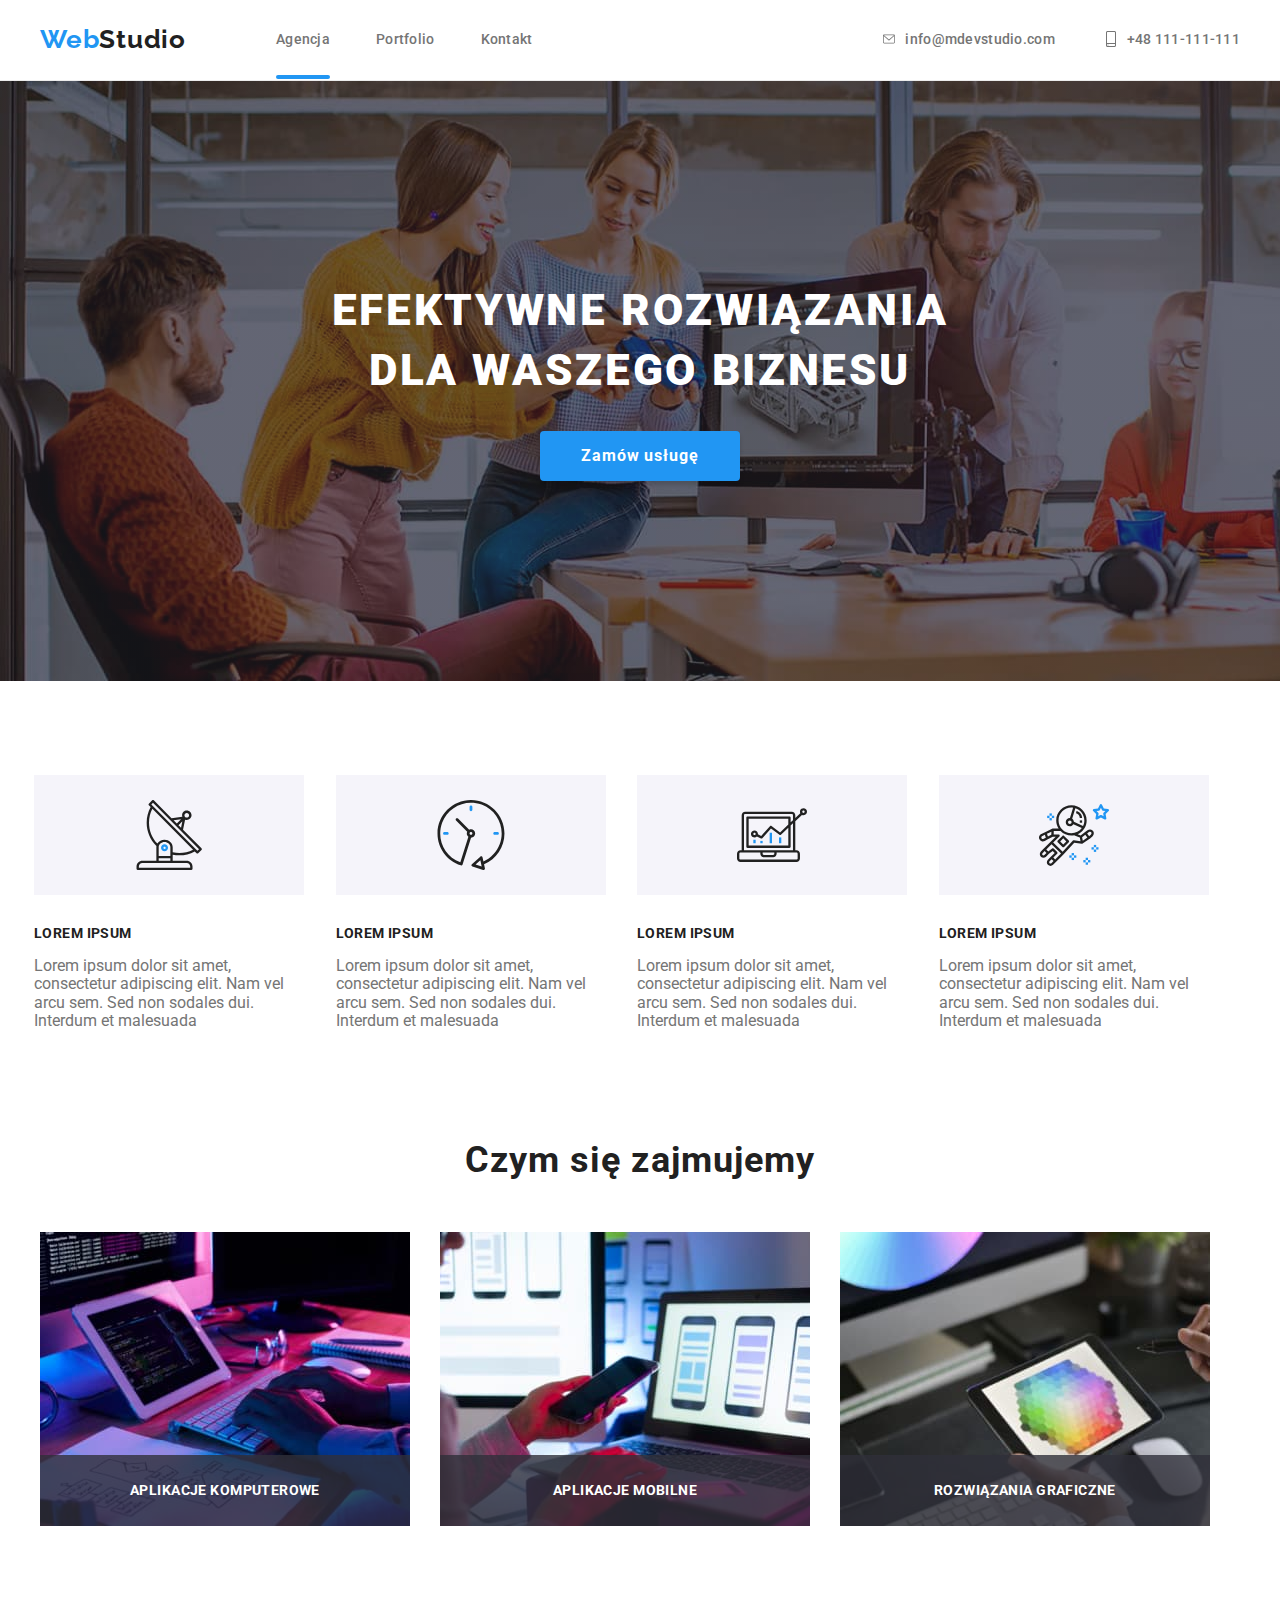
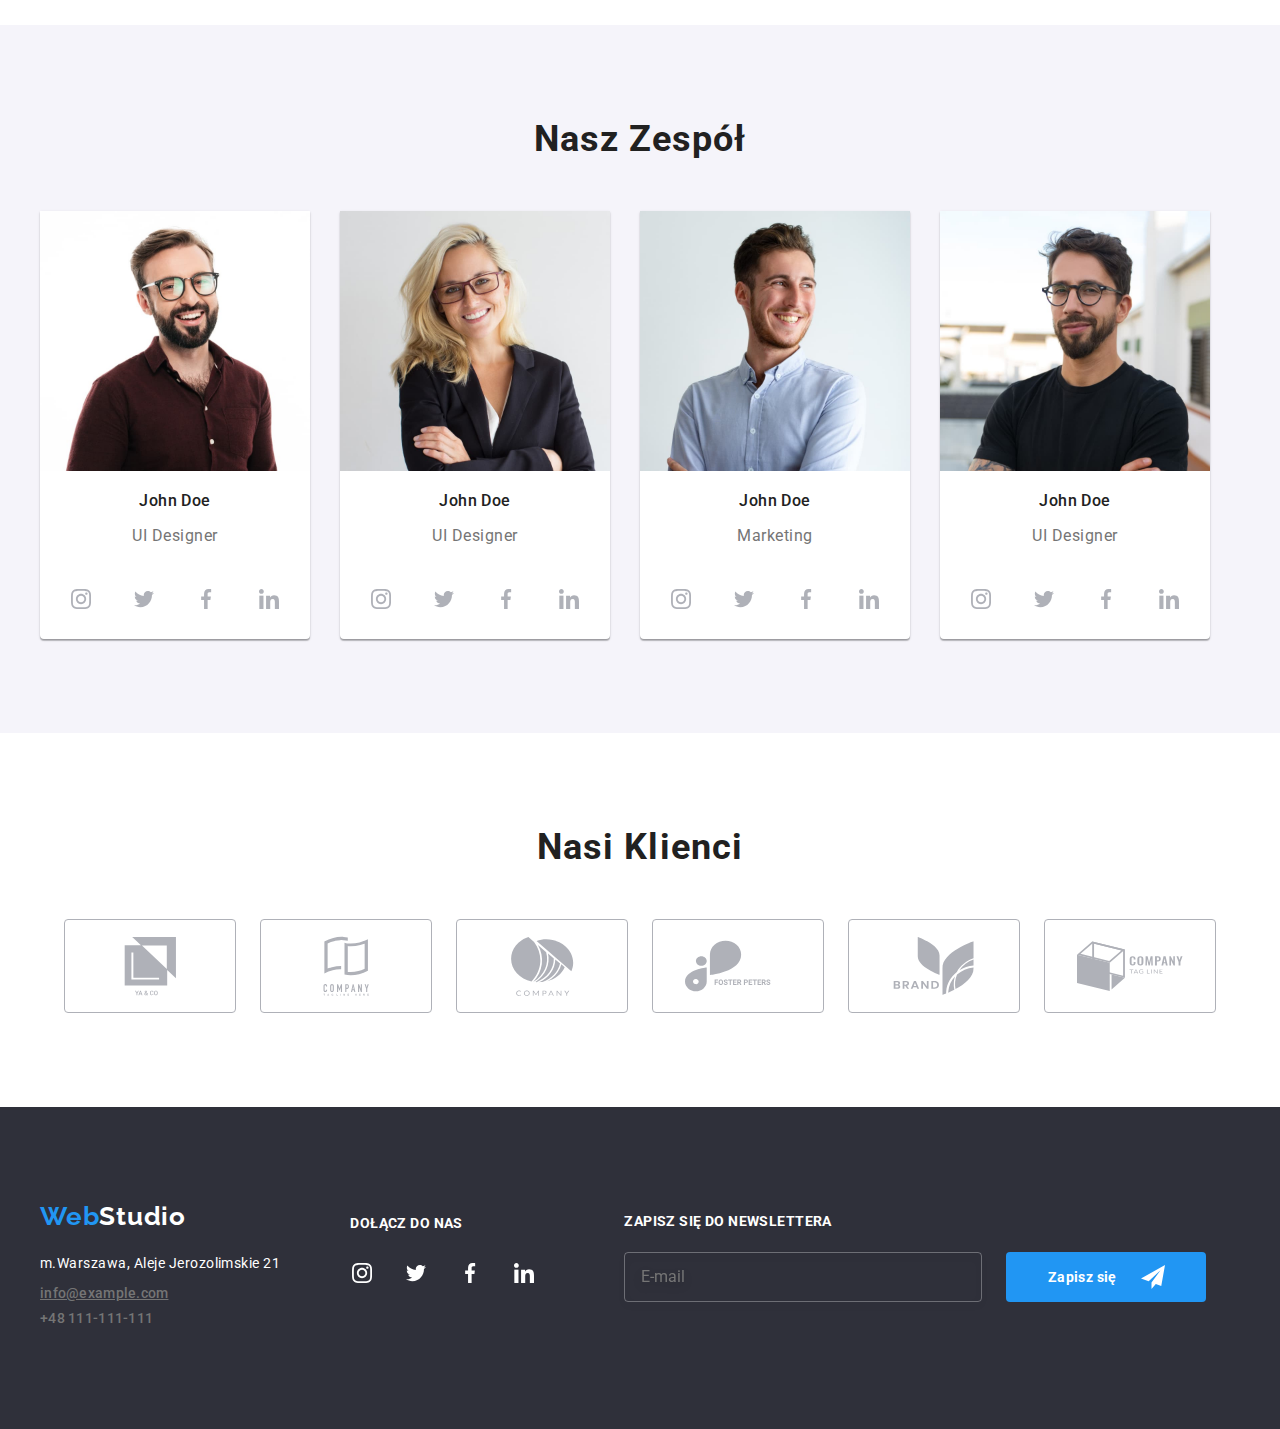
<file: index.html>
<!DOCTYPE html>
<html lang="pl">
  <head>
    <meta charset="utf-8" />
    <link
      rel="stylesheet"
      href="https://cdnjs.cloudflare.com/ajax/libs/modern-normalize/1.0.0/modern-normalize.min.css"
    />
    <link rel="stylesheet" href="./css/main.min.css"/>
    <link rel="preconnect" href="https://fonts.googleapis.com" />
    <link rel="preconnect" href="https://fonts.gstatic.com" crossorigin />
    <link
      href="https://fonts.googleapis.com/css2?family=Raleway:wght@700&family=Roboto:wght@400;500;700;900&display=swap"
      rel="stylesheet"
    />
    <link
    rel="stylesheet"
    href="https://cdnjs.cloudflare.com/ajax/libs/animate.css/4.1.1/animate.min.css"
  />
    <title>WebStudio</title>
  </head>

  <body>
    <header class="header">
      <div class="container">
        <a class="logo" href="index.html"
          >Web<span class="span-logo">Studio</span></a
        >
        <nav>
          <ul class="nav-list">
            <li class="nav-list__item">
              <a class="link" href="./index.html">Agencja<span class="current"></span></a>
            </li>
            <li class="nav-list__item">
              <a class="link" href="./portfolio.html">Portfolio</a>
            </li>
            <li class="nav-list__item">
              <a class="link" href="/contact">Kontakt</a>
            </li>
          </ul>
        </nav>

        <a class="nav-address__mail link" href="mailto:info@devstudio.com">
          <svg class="contact__icon" width="12" height="16">
            <use href="./images/icons.svg#icon-envelope"></use>
          </svg>info@mdevstudio.com</a>
        <a class="nav-address__phone link" href="tel:+48111111111">
          <svg class="contact__icon" width="12" height="16">
            <use href="./images/icons.svg#icon-smartphone"></use>
            </svg>+48 111-111-111</a>
      </div>
    </header>

    <main>
      <section class="welcome">
        <div class="container">
          <h1 class="welcome__header">EFEKTYWNE ROZWIĄZANIA DLA WASZEGO BIZNESU</h1>
          <button class="welcome__button" type="button" data-modal-open>Zamów usługę</button>
        </div>
      </section>
      <section class="advantages section">
        <div class="container">
          <ul class="advantages__list">
            <li class="advantages-list__item">
              <div class="advantages__icon ">
                <svg class="icon-group" width="70" height="70">
                  <use href="./images/icons.svg#icon-Group1"></use>
                </svg>
              </div>
              <h3 class="advantages-list__heading">LOREM IPSUM</h3>
              <p class="advantages-list__p">
                Lorem ipsum dolor sit amet, consectetur adipiscing elit. Nam vel
                arcu sem. Sed non sodales dui. Interdum et malesuada
              </p>
            </li>
            <li class="advantages-list__item">
              <div class="advantages__icon">
                <svg class="icon-group" width="70" height="70">
                  <use href="./images/icons.svg#icon-clock"></use>
                </svg>
              </div>
              <h3 class="advantages-list__heading">LOREM IPSUM</h3>
              <p class="advantages-list__p">
                Lorem ipsum dolor sit amet, consectetur adipiscing elit. Nam vel
                arcu sem. Sed non sodales dui. Interdum et malesuada
              </p>
            </li>
            <li class="advantages-list__item">
              <div class="advantages__icon">
                <svg class="icon-group" width="70" height="70">
                  <use href="./images/icons.svg#icon-Group3"></use>
                </svg>
              </div>
              <h3 class="advantages-list__heading">LOREM IPSUM</h3>
              <p class="advantages-list__p">
                Lorem ipsum dolor sit amet, consectetur adipiscing elit. Nam vel
                arcu sem. Sed non sodales dui. Interdum et malesuada
              </p>
            </li>
            <li class="advantages-list__item">
              <div class="advantages__icon">
                <svg class="icon-group" width="70" height="70">
                  <use href="./images/icons.svg#icon-Group4"></use>
                </svg>
              </div>
              <h3 class="advantages-list__heading">LOREM IPSUM</h3>
              <p class="advantages-list__p">
                Lorem ipsum dolor sit amet, consectetur adipiscing elit. Nam vel
                arcu sem. Sed non sodales dui. Interdum et malesuada
              </p>
            </li>
          </ul>
        </div>
      </section>

      <section class="section">
        <div class="container">
          <h2 class="main-blocks__header">Czym się zajmujemy</h2>
          <ul class="works-list">
            <li class="works-list__item">
              <img
                src="./images/box1.jpg"
                alt="osoba pracująca przy komputerze"
                width="370"
                height="294"
              />
              <p class="works-list__p">aplikacje komputerowe</p>
            </li>
            <li class="works-list__item">
              <img
                src="./images/box2.jpg"
                alt="osoba sprawdzająca telefon przy komputerze"
                width="370"
                height="294"
              />
              <p class="works-list__p">aplikacje mobilne</p>
            </li>
            <li class="works-list__item">
              <img
                src="./images/box3.jpg"
                alt="osoba sprawdzająca gamę kolorów na tablecie"
                width="370"
                height="294"
              />
              <p class="works-list__p">rozwiązania graficzne</p>
            </li>
          </ul>
        </div>
      </section>

      <section class="section team">
        <div class="container">
          <h2 class="main-blocks__header">Nasz Zespół</h2>
          <ul class="team-list">
            <li class="team-list__item">
              <figure class="team-list__card ">
                <img
                  src="./images/img1.jpg"
                  width="270"
                  height="260"
                  alt="product designer"
                />
                <figcaption>
                  <p class="team__name">John Doe</p>
                  <p class="team__title">UI Designer</p>
                </figcaption>
                <div class="socials-links">
                  <a class="team-list__link" href="#">
                    <svg width="20" height="20">
                      <use href="./images/icons.svg#icon-instagram"></use>
                    </svg>
                  </a>
                  <a class="team-list__link" href="#">
                    <svg width="20" height="20">
                      <use href="./images/icons.svg#icon-twitter"></use>
                    </svg>
                  </a>
                  <a class="team-list__link" href="#">
                    <svg width="20" height="20">
                      <use href="./images/icons.svg#icon-facebook"></use>
                    </svg>
                  </a>
                  <a class="team-list__link" href="#">
                    <svg width="20" height="20">
                      <use href="./images/icons.svg#icon-linkedin"></use>
                    </svg>
                  </a>
                </div>
              </figure>
            </li>
            <li class="team-list__item">
              <figure class="team-list__card ">
                <img
                  src="./images/img.jpg"
                  width="270"
                  height="260"
                  alt="frontend developer"
                />
                <figcaption>
                  <p class="team__name">John Doe</p>
                  <p class="team__title">UI Designer</p>
                </figcaption>
                <div class="socials-links">
                  <a class="team-list__link" href="#">
                    <svg width="20" height="20">
                      <use href="./images/icons.svg#icon-instagram"></use>
                    </svg>
                  </a>
                  <a class="team-list__link" href="#">
                    <svg width="20" height="20">
                      <use href="./images/icons.svg#icon-twitter"></use>
                    </svg>
                  </a>
                  <a class="team-list__link" href="#">
                    <svg width="20" height="20">
                      <use href="./images/icons.svg#icon-facebook"></use>
                    </svg>
                  </a>
                  <a class="team-list__link" href="#">
                    <svg width="20" height="20">
                      <use href="./images/icons.svg#icon-linkedin"></use>
                    </svg>
                  </a>
                </div>
              </figure>
            </li>
            <li class="team-list__item">
              <figure class="team-list__card ">
                <img
                  src="./images/img2.jpg"
                  width="270"
                  height="260"
                  alt="Marketing"
                />
                <figcaption>
                  <p class="team__name">John Doe</p>
                  <p class="team__title">Marketing</p>
                </figcaption>
                <div class="socials-links">
                  <a class="team-list__link" href="#">
                    <svg width="20" height="20">
                      <use href="./images/icons.svg#icon-instagram"></use>
                    </svg>
                  </a>
                  <a class="team-list__link" href="#">
                    <svg width="20" height="20">
                      <use href="./images/icons.svg#icon-twitter"></use>
                    </svg>
                  </a>
                  <a class="team-list__link" href="#">
                    <svg width="20" height="20">
                      <use href="./images/icons.svg#icon-facebook"></use>
                    </svg>
                  </a>
                  <a class="team-list__link" href="#">
                    <svg width="20" height="20">
                      <use href="./images/icons.svg#icon-linkedin"></use>
                    </svg>
                  </a>
                </div>
              </figure>
            </li>
            <li class="team-list__item">
              <figure class="team-list__card ">
                <img
                  src="./images/img3.jpg"
                  width="270"
                  height="260"
                  alt="UI Designer"
                />
                <figcaption>
                  <p class="team__name">John Doe</p>
                  <p class="team__title">UI Designer</p>
                </figcaption>
                <div class="socials-links">
                  <a class="team-list__link" href="#">
                    <svg width="20" height="20">
                      <use href="./images/icons.svg#icon-instagram"></use>
                    </svg>
                  </a>
                  <a class="team-list__link" href="#">
                    <svg width="20" height="20">
                      <use href="./images/icons.svg#icon-twitter"></use>
                    </svg>
                  </a>
                  <a class="team-list__link" href="#">
                    <svg width="20" height="20">
                      <use href="./images/icons.svg#icon-facebook"></use>
                    </svg>
                  </a>
                  <a class="team-list__link" href="#">
                    <svg width="20" height="20">
                      <use href="./images/icons.svg#icon-linkedin"></use>
                    </svg>
                  </a>
                </div>
              </figure>
            </li>
          </ul>
        </div>
      </section>

      <section class="section">
        <div class=" container">
          <h2 class="main-blocks__header">Nasi Klienci</h2>
          <ul class="cilents-list">
            <li>
              <a class="clients-list__link link" href="#">
                <svg width="106" height="60">
                  <use href="./images/icons.svg#icon-group5"></use>
                </svg>
              </a>
            </li>
            <li>
              <a class="clients-list__link link" href="#">
                <svg width="106" height="60">
                  <use href="./images/icons.svg#icon-group6"></use>
                </svg>
              </a>
            </li>
            <li>
              <a class="clients-list__link link" href="#">
                <svg width="106" height="60">
                  <use href="./images/icons.svg#icon-group7"></use>
                </svg>
              </a>
            </li>
            <li>
              <a class="clients-list__link link" href="#">
                <svg width="106" height="60">
                  <use href="./images/icons.svg#icon-group8"></use>
                </svg>
              </a>
            </li>
            <li>
              <a class="clients-list__link link" href="#">
                <svg width="106" height="60">
                  <use href="./images/icons.svg#icon-group9"></use>
                </svg>
              </a>
            </li>
            <li>
              <a class="clients-list__link link" href="#">
                <svg width="106" height="60">
                  <use href="./images/icons.svg#icon-group10"></use>
                </svg>
              </a>
            </li>            
          </ul>
        </div>
      </section>
    </main>

    <footer class="footer section">
      <div class="container">
        <div class="footer__contact">
          <a class="logo" href="/logo"
          >Web<span class="footer__span">Studio</span></a>
          <address class="footer__address">
            m.Warszawa, Aleje Jerozolimskie 21
            <a class="link footer__link" href="mailto:info@example.com">
              info@example.com</a> 
            <a class="link" href="tel:+48111111111">+48 111-111-111</a>
          </address>
        </div> 
        <div>
          <p class="footer-socials__p">dołącz do nas</p>
          <ul class="footer-socials__list">
            <li class="footer-socials__item">
              <a class="footer-socials__link" href="#">
                <svg width="20" height="20">
                  <use href="./images/icons.svg#icon-instagram"></use>
                </svg>
              </a>
            </li>
            <li class="footer-socials__item">
              <a class="footer-socials__link" href="#">
                <svg width="20" height="20">
                  <use href="./images/icons.svg#icon-twitter"></use>
                </svg>
              </a>
            </li>
            <li class="footer-socials__item">
              <a class="footer-socials__link" href="#">
                <svg width="20" height="20">
                  <use href="./images/icons.svg#icon-facebook"></use>
                </svg>
              </a>
            </li>
            <li class="footer-socials__item">
              <a class="footer-socials__link" href="#">
                <svg width="20" height="20">
                  <use href="./images/icons.svg#icon-linkedin"></use>
                </svg>
              </a>
            </li> 
          </ul>          
        </div> 

        <div class="footer-form__wrapper">
          <h4 class="footer-form__header">Zapisz się do newslettera</h4>
          <form class="footer-form">
            <label>
              <input class="footer-form__input" type="email" name="newsletter-email" placeholder="E-mail">
            </label>
            <button type="submit" class="footer-form__btn">Zapisz się
              <svg class="footer-form__icon" width="24" height="24">
                <use href="./images/icons.svg#icon-icon-send"></use>
              </svg>
            </button>
        </div>
    </footer>

    <div class="backdrop is-hidden" data-modal>
      <div class="modal">
        <button type="button" class="modal-close__btn" data-modal-close>
          <svg>
            <use href="./images/icons.svg#icon-x"></use>
          </svg>
        </button>
       <h2 class="modal-form__header">
        Zostaw swoje dane w formularzu poniżej
       </h2>
       <form class="modal-form">
         <label class="modal-form__field">
           Imię
          <span class="modal-form-input__wrapper">
           <input type="text" name="user_name" class="modal-form-input"/>
            <svg class="modal-form__icon" width="18" height="18">
              <use href="./images/icons.svg#icon-person-black"></use>
            </svg>           
          </span>
         </label>

         <label class="modal-form__field">
          Telefon
        <span class="modal-form-input__wrapper">
          <input type="tel" name="user_phone" class="modal-form-input">
          <svg class="modal-form__icon" width="18" height="18">
            <use href="./images/icons.svg#icon-phone-black"></use>
          </svg> 
        </span>
        </label>
      
        <label class="modal-form__field">
          Email
        <span class="modal-form-input__wrapper">
          <input type="email" name="user_mail" class="modal-form-input">
          <svg class="modal-form__icon" width="18" height="18">
            <use href="./images/icons.svg#icon-email-black"></use>
          </svg> 
        </span>
        </label>

        <label class="modal-form__field">
          Komentarz
          <textarea class="modal-form__message" name="user_message" rows="7" placeholder="Wprowadź tekst"></textarea>       
        </label>
          <input id="user_policy" type="checkbox" class="modal-form__policy visualy-hidden" name="user_policy" value="accept_policy">
        <label for="user_policy" class="modal-form-policy__text">
          Oświadczam iż akceptuję <a class="modal-form__link" href="#">Regulamin</a> i <a class="modal-form__link" href="#">Politykę Prywatności.</a>
        </label>
        <button type="submit" class="modal-form__btn">Wyślij</button>
        </form>
      </div>
    </div>
  <script src="./js/modal.js"></script>
  </body>
</html>
</file>
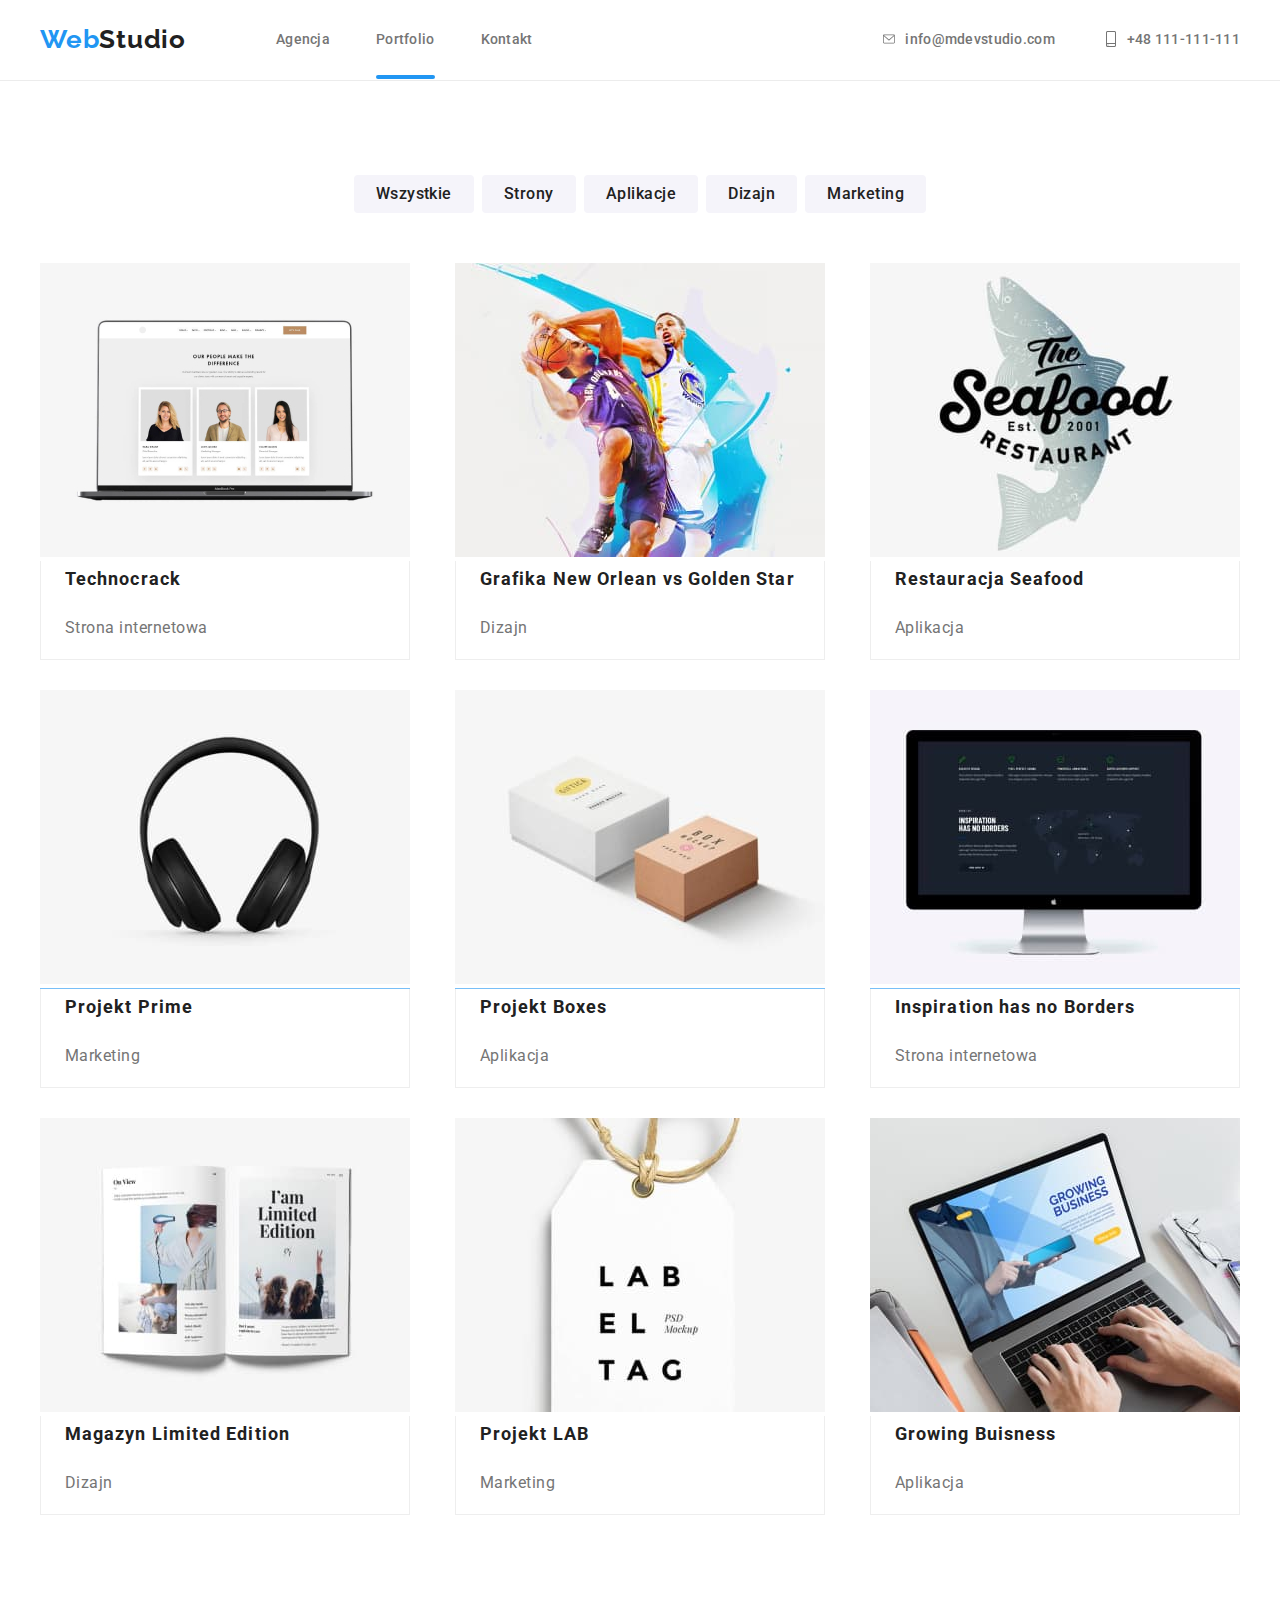
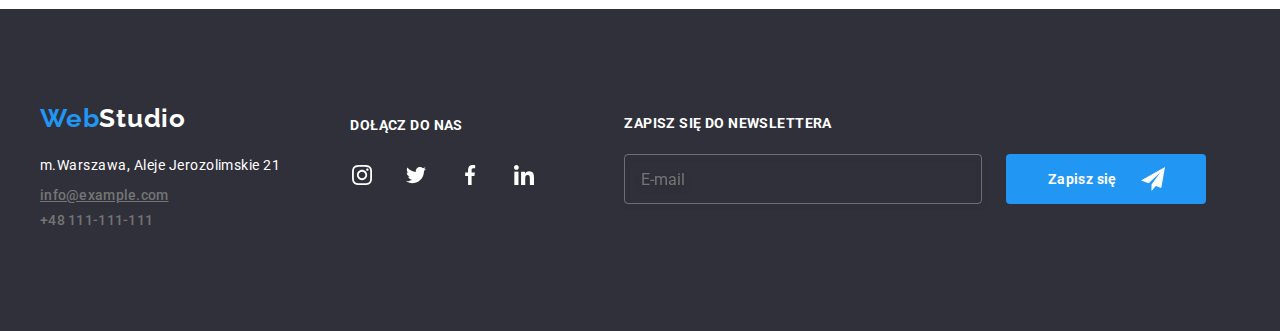
<file: portfolio.html>
<!DOCTYPE html>
<html lang="pl">
  <head>
    <meta charset="utf-8" />
    <link
      rel="stylesheet"
      href="https://cdnjs.cloudflare.com/ajax/libs/modern-normalize/1.0.0/modern-normalize.min.css"
    />
    <link rel="stylesheet" href="./css/main.min.css" />
    <link rel="preconnect" href="https://fonts.googleapis.com" />
    <link rel="preconnect" href="https://fonts.gstatic.com" crossorigin />
    <link
      href="https://fonts.googleapis.com/css2?family=Raleway:wght@700&family=Roboto:wght@400;500;700;900&display=swap"
      rel="stylesheet"
    />
    <title>WebStudio</title>
  </head>

  <body>
    <header class="header">
      <div class="container">
        <a class="logo" href="index.html"
          >Web<span class="span-logo">Studio</span></a
        >
        <nav>
          <ul class="nav-list">
            <li class="nav-list__item">
              <a class="link" href="./index.html">Agencja</a>
            </li>
            <li class="nav-list__item">
              <a class="link" href="./portfolio.html">Portfolio<span class="current"></span></a>
            </li>
            <li class="nav-list__item">
              <a class="link" href="/contact">Kontakt</a>
            </li>
          </ul>
        </nav>

        <a class="nav-address__mail link" href="mailto:info@devstudio.com">
          <svg class="contact__icon" width="12" height="16">
            <use href="./images/icons.svg#icon-envelope"></use>
          </svg>info@mdevstudio.com</a>
        <a class="nav-address__phone link" href="tel:+48111111111">
          <svg class="contact__icon" width="12" height="16">
            <use href="./images/icons.svg#icon-smartphone"></use>
            </svg>+48 111-111-111</a>
      </div>
    </header>

    <main class="section">
      <ul class="button-list">
        <li class="button-list__item">
          <button class="button-list__btn" type="button">Wszystkie</button>
        </li>
        <li class="button-list__item">
          <button class="button-list__btn" type="button">Strony</button>
        </li>
        <li class="button-list__item">
          <button class="button-list__btn" type="button">Aplikacje</button>
        </li>
        <li class="button-list__item">
          <button class="button-list__btn" type="button">Dizajn</button>
        </li>
        <li class="button-list__item">
          <button class="button-list__btn" type="button">Marketing</button>
        </li>
      </ul>

      <div class="container">
        <ul class="photo-list">
          <li class="photo-list__item">
            <figure class="box">
              <img
                src="./images/imgportfolio.jpg"
                width="370"
                height="294"
              />
              <div class="overlay">
                <p>
                  Technocrack jest popularną platformą wykorzystywaną do
                  rozpowszechniania koronawirusa. Firmy wykorzystują tę
                  platformę do celów szpiegowskich i ataków na niezabezpieczone
                  serwery konkurencji
                </p>
              </div>
            </figure>
            <figcaption class="photo-text">
              <p class="photo-text__over">Technocrack</p>
              <p class="photo-text__under">Strona internetowa</p>
            </figcaption>
          </li>
          <li class="photo-list__item">
            <figure class="box">
              <img src="./images/img1portfolio.jpg" width="370" height="294" />
              <div class="overlay">
                <p>
                  Technocrack jest popularną platformą wykorzystywaną do
                  rozpowszechniania koronawirusa. Firmy wykorzystują tę
                  platformę do celów szpiegowskich i ataków na niezabezpieczone
                  serwery konkurencji
                </p>
              </div>
            </figure>
            <figcaption class="photo-text">
              <p class="photo-text__over">Grafika New Orlean vs Golden Star</p>
              <p class="photo-text__under">Dizajn</p>
            </figcaption>
          </li>
          <li class="photo-list__item">
            <figure class="box">
              <img src="./images/img2portfolio.jpg" width="370" height="294" />
              <div class="overlay">
                <p>
                  Technocrack jest popularną platformą wykorzystywaną do
                  rozpowszechniania koronawirusa. Firmy wykorzystują tę
                  platformę do celów szpiegowskich i ataków na niezabezpieczone
                  serwery konkurencji
                </p>
              </div>
            </figure>
            <figcaption class="photo-text">
              <p class="photo-text__over">Restauracja Seafood</p>
              <p class="photo-text__under">Aplikacja</p>
            </figcaption>
          </li>
          <li class="photo-list__item">
            <figure class="box">
              <img src="./images/img3portfolio.jpg" width="370" height="294" />
              <div class="overlay">
                <p>
                  Technocrack jest popularną platformą wykorzystywaną do
                  rozpowszechniania koronawirusa. Firmy wykorzystują tę
                  platformę do celów szpiegowskich i ataków na niezabezpieczone
                  serwery konkurencji
                </p>
              </div>
            </figure>
            <figcaption class="photo-text">
              <p class="photo-text__over">Projekt Prime</p>
              <p class="photo-text__under">Marketing</p>
            </figcaption>
          </li>
          <li class="photo-list__item">
            <figure class="box">
              <img src="./images/img4portfolio.jpg" width="370" height="294" />
              <div class="overlay">
                <p>
                  Technocrack jest popularną platformą wykorzystywaną do
                  rozpowszechniania koronawirusa. Firmy wykorzystują tę
                  platformę do celów szpiegowskich i ataków na niezabezpieczone
                  serwery konkurencji
                </p>
              </div>
            </figure>
            <figcaption class="photo-text">
              <p class="photo-text__over">Projekt Boxes</p>
              <p class="photo-text__under">Aplikacja</p>
            </figcaption>
          </li>
          <li class="photo-list__item">
            <figure class="box">
              <img src="./images/img5portfolio.jpg" width="370" height="294" />
              <div class="overlay">
                <p>
                  Technocrack jest popularną platformą wykorzystywaną do
                  rozpowszechniania koronawirusa. Firmy wykorzystują tę
                  platformę do celów szpiegowskich i ataków na niezabezpieczone
                  serwery konkurencji
                </p>
              </div>
            </figure>
            <figcaption class="photo-text">
              <p class="photo-text__over">Inspiration has no Borders</p>
              <p class="photo-text__under">Strona internetowa</p>
            </figcaption>
          </li>
          <li class="photo-list__item">
            <figure class="box">
              <img src="./images/img6portfolio.jpg" width="370" height="294" />
              <div class="overlay">
                <p>
                  Technocrack jest popularną platformą wykorzystywaną do
                  rozpowszechniania koronawirusa. Firmy wykorzystują tę
                  platformę do celów szpiegowskich i ataków na niezabezpieczone
                  serwery konkurencji
                </p>
              </div>
            </figure>
            <figcaption class="photo-text">
              <p class="photo-text__over">Magazyn Limited Edition</p>
              <p class="photo-text__under">Dizajn</p>
            </figcaption>
          </li>
          <li class="photo-list__item">
            <figure class="box">
              <img src="./images/img7_portfolio.jpg" width="370" height="294" />
              <div class="overlay">
                <p>
                  Technocrack jest popularną platformą wykorzystywaną do
                  rozpowszechniania koronawirusa. Firmy wykorzystują tę
                  platformę do celów szpiegowskich i ataków na niezabezpieczone
                  serwery konkurencji
                </p>
              </div>
            </figure>
            <figcaption class="photo-text">
              <p class="photo-text__over">Projekt LAB</p>
              <p class="photo-text__under">Marketing</p>
            </figcaption>
          </li>
          <li class="photo-list__item">
            <figure class="box">
              <img src="./images/img8portfolio.jpg" width="370" height="294" />
              <div class="overlay">
                <p>
                  Technocrack jest popularną platformą wykorzystywaną do
                  rozpowszechniania koronawirusa. Firmy wykorzystują tę
                  platformę do celów szpiegowskich i ataków na niezabezpieczone
                  serwery konkurencji
                </p>
              </div>
            </figure>
            <figcaption class="photo-text">
              <p class="photo-text__over">Growing Buisness</p>
              <p class="photo-text__under">Aplikacja</p>
            </figcaption>
          </li>
        </ul>
      </div>
    </main>

    <footer class="footer section">
      <div class="container">
        <div class="footer__contact">
          <a class="logo" href="/logo"
          >Web<span class="footer__span">Studio</span></a>
          <address class="footer__address">
            m.Warszawa, Aleje Jerozolimskie 21
            <a class="link footer__link" href="mailto:info@example.com">
              info@example.com</a> 
            <a class="link" href="tel:+48111111111">+48 111-111-111</a>
          </address>
        </div> 
        <div>
          <p class="footer-socials__p">dołącz do nas</p>
          <ul class="footer-socials__list">
            <li class="footer-socials__item">
              <a class="footer-socials__link" href="#">
                <svg width="20" height="20">
                  <use href="./images/icons.svg#icon-instagram"></use>
                </svg>
              </a>
            </li>
            <li class="footer-socials__item">
              <a class="footer-socials__link" href="#">
                <svg width="20" height="20">
                  <use href="./images/icons.svg#icon-twitter"></use>
                </svg>
              </a>
            </li>
            <li class="footer-socials__item">
              <a class="footer-socials__link" href="#">
                <svg width="20" height="20">
                  <use href="./images/icons.svg#icon-facebook"></use>
                </svg>
              </a>
            </li>
            <li class="footer-socials__item">
              <a class="footer-socials__link" href="#">
                <svg width="20" height="20">
                  <use href="./images/icons.svg#icon-linkedin"></use>
                </svg>
              </a>
            </li> 
          </ul>          
        </div> 

        <div class="footer-form__wrapper">
          <h4 class="footer-form__header">Zapisz się do newslettera</h4>
          <form class="footer-form">
            <label>
              <input class="footer-form__input" type="email" name="newsletter-email" placeholder="E-mail">
            </label>
            <button type="submit" class="footer-form__btn">Zapisz się
              <svg class="footer-form__icon" width="24" height="24">
                <use href="./images/icons.svg#icon-icon-send"></use>
              </svg>
            </button>
        </div>
    </footer>
  </body>
</html>
</file>
<file: css/main.min.css>
.backdrop{position:fixed;top:0;left:0;width:100%;height:100%;background-color:rgba(0,0,0,0.2);opacity:1;transition:opacity 250ms cubic-bezier(0.4, 0, 0.2, 1)}.visualy-hidden{-moz-appearance:none;-webkit-appearance:none;appearance:none}.is-hidden{opacity:0;pointer-events:none}.modal{position:relative;top:50%;left:50%;transform:translate(-50%, -50%);width:528px;min-height:581px;padding:40px;background-color:var(--third-color);box-shadow:0px 1px 3px rgba(0,0,0,0.12),0px 1px 1px rgba(0,0,0,0.14),0px 2px 1px rgba(0,0,0,0.2);border-radius:4px}.modal-close__btn{position:absolute;display:flex;top:8px;right:8px;background-color:var(--third-color);border:1px solid rgba(0,0,0,0.1);border-radius:50%;cursor:pointer;display:flex;justify-content:center;align-items:center;width:30px;height:30px}.modal-form{display:flex;flex-direction:column}.modal-form__header{text-align:center;font-weight:700;font-size:20px;line-height:15px;letter-spacing:0.03em;margin-bottom:12px;color:black}.modal-form__field{margin-bottom:10px;font-size:12px;line-height:1.666;letter-spacing:0.01em}.modal-form-input{width:100%;height:40px;border:1px solid rgba(33,33,33,0.2);border-radius:4px;padding-left:42px;transition:border-color 250ms cubic-bezier(0.4, 0, 0.2, 1)}.modal-form-input__wrapper{position:relative;display:block;margin-top:4px}.modal-form-input:focus{outline:none;border-color:var(--secondary-color)}.modal-form-input:focus+.modal-form__icon{fill:var(--secondary-color)}.modal-form__icon{position:absolute;top:50%;transform:translateY(-50%);left:12px;transition:fill 250ms cubic-bezier(0.4, 0, 0.2, 1)}.modal-form__message{width:100%;height:120px;border:1px solid rgba(33,33,33,0.2);border-radius:4px;padding:12px 16px;margin-top:4px;margin-bottom:20px;resize:none;transition:border-color 250ms cubic-bezier(0.4, 0, 0.2, 1)}.modal-form__message:focus{outline:none;border-color:var(--secondary-color)}.modal-form-policy__text::before{display:inline-block;content:"";background-image:url(../images/icons.svg#icon-Vector);width:16px;height:16px;border:2px solid #212121;border-radius:2px}.modal-form__policy:checked+.modal-form-policy__text::before{background-color:var(--secondary-color);border:none;background-image:url("data:image/svg+xml;charset=utf8,%3Csvg width='13' height='10' viewBox='0 0 13 10' fill='none' xmlns='http://www.w3.org/2000/svg'%3E%3Cpath d='M1.95703 4.75166L1.88825 4.68604L1.81923 4.75141L0.93123 5.59258L0.854858 5.66492L0.930974 5.73753L4.42671 9.07236L4.49574 9.1382L4.56476 9.07236L12.069 1.91352L12.1449 1.84116L12.069 1.76881L11.1873 0.927644L11.1183 0.861826L11.0493 0.927611L4.49577 7.17353L1.95703 4.75166Z' fill='white' stroke='white' stroke-width='0.2'/%3E%3C/svg%3E");background-repeat:no-repeat;background-position:center}.modal-form__link{color:var(--secondary-color)}.modal-form__btn{display:block;width:200px;background-color:var(--secondary-color);padding:10px 76px;text-align:center;border-radius:4px;letter-spacing:0.06em;font-size:16px;font-weight:700;line-height:1.875;color:var(--third-color);margin-top:30px;margin-left:auto;margin-right:auto;border:none;cursor:pointer}:root{--secondary-color: #2196f3;--third-color: #fff;--four-color: #212121;--fifth-color: #2f303a;--sixth-color: rgba(255, 255, 255, 0.6);--seventh-color: #F5F4FA;--header-color: #ECECEC;--shadow-color: rgba(0, 0, 0, 0.15);--team-shadow-color: rgba(0, 0, 0, 0.12), 0px 1px 1px rgba(0, 0, 0, 0.14), 0px 2px 1px rgba(0, 0, 0, 0.2);--button-shadow-color: rgba(0, 0, 0, 0.1), 0px 1px 2px rgba(0, 0, 0, 0.08), 0px 2px 2px rgba(0, 0, 0, 0.12);--bg-overlay: rgba(47, 48, 58, 0.4);--social-icon: #AFB1B8;--footer-social-icon: rgba(255, 255, 255, 0.1);--image-bg: rgba(47, 48, 58, 0.8)}body{font-family:"Roboto",sans-serif;color:#757575}.span-logo{color:var(--four-color)}.container{width:1200px;margin:0 auto}.footer .container{display:flex}.header .container{display:flex;padding-top:24px;padding-bottom:25px;align-items:center}.section{padding:94px 0}h1,h2,h3,h4,h5,h6{margin:0}ul,li{margin:0;padding:0;list-style-type:none}p{padding:0}figure,figcaption{margin:0;padding:0}.link{transition:all 250ms cubic-bezier(0.4, 0, 0.2, 1);text-decoration:none;font-weight:500;font-size:14px;line-height:1.142;letter-spacing:0.02em;color:#757575;position:relative}.link:hover,.link:focus{color:var(--secondary-color);fill:var(--secondary-color)}.main-blocks__header{font-weight:700;font-size:36px;line-height:1.166;letter-spacing:0.03em;text-align:center;margin-bottom:50px;color:var(--four-color)}.header{border-bottom:1px solid var(--header-color)}.nav-list{display:flex}.nav-list__item:not(:last-child){margin-right:46px}.current::after{content:"";position:absolute;width:100%;height:4px;background-color:var(--secondary-color);bottom:-32px;left:0;border-radius:2px}.nav-address__mail,.nav-address__phone{display:flex;color:#757575;fill:#757575;align-items:center}.nav-address__mail{margin-left:auto;margin-right:50px}.contact__icon{margin-right:10px}.logo{font-family:"Raleway",sans-serif;font-size:26px;line-height:1.192;font-weight:700;letter-spacing:0.03em;text-decoration:none;color:var(--secondary-color);margin-right:90px}.welcome{background-image:linear-gradient(var(--bg-overlay), var(--bg-overlay)),url("../images/bg-img.jpg");background-size:cover;background-repeat:no-repeat;display:flex;padding-top:200px;padding-bottom:200px}.welcome__header{font-weight:900;font-size:44px;line-height:1.363;letter-spacing:0.06em;text-transform:uppercase;color:var(--third-color);margin-bottom:30px}.welcome__button{display:block;color:var(--third-color);background-color:var(--secondary-color);margin-right:auto;margin-left:auto;padding:10px 41px;font-weight:700;font-size:16px;line-height:1.875;align-items:center;text-align:center;letter-spacing:0.06em;border-style:none;box-shadow:0px 4px 4px var(--shadow-color);border-radius:4px}.welcome .welcome__header{width:696px;text-align:center;margin-left:auto;margin-right:auto}.advantages{padding-bottom:0}.advantages__list{display:flex;justify-content:space-evenly;margin-left:-30px}.advantages__icon{width:270px;height:120px;background-color:var(--seventh-color);display:flex;justify-content:center;align-items:center;margin-bottom:30px}.advantages-list__item{flex-basis:calc(100% / 4 - 30px)}.advantages-list__heading{color:var(--four-color);text-transform:uppercase;font-weight:700;font-size:14px;line-height:1.142;letter-spacing:0.03em}.advantages-list__heading__p{font-size:14px;line-height:1.714;letter-spacing:0.03em;color:var(--main-color)}.works-list{display:flex;justify-content:space-evenly;margin-left:-30px}.works-list__item{flex-basis:calc(100%/3-30px);position:relative}.works-list__p{position:absolute;text-transform:uppercase;text-align:center;font-weight:700;color:var(--third-color);line-height:1.172;font-size:14px;letter-spacing:0.03em;background-color:var(--image-bg);padding:27px 90px;width:100%;top:209px}.team{background-color:var(--seventh-color)}.team-list{display:flex;justify-content:space-evenly;margin-left:-30px}.team-list__item{flex-basis:calc(100%/4-30px)}.team-list__card{box-shadow:0px 1px 3px var(--team-shadow-color);border-radius:0px 0px 4px 4px;height:428px;background-color:var(--third-color)}.team-list__link{display:flex;text-decoration:none;width:44px;height:44px;background-color:var(--third-color);justify-content:center;align-items:center;border-radius:50%;fill:var(--social-icon)}.team-list__link:hover,.team-list__link:focus{background-color:var(--secondary-color);fill:var(--third-color)}.team__name{font-weight:500;font-size:16px;line-height:1.187;letter-spacing:0.03rem;color:var(--four-color);text-align:center}.team__title{font-size:16px;line-height:1.187;letter-spacing:0.03rem;text-align:center}.socials-links{display:flex;padding-top:16px;justify-content:space-evenly;align-content:center}.cilents-list{display:flex;align-items:center;justify-content:space-evenly}.clients-list__link{display:flex;fill:var(--social-icon);justify-content:center;align-items:center;border:1px solid var(--social-icon);border-radius:4px;padding:16px 32px}.clients-list__link:hover,.clients-list__link:focus{fill:var(--secondary-color);border:1px solid var(--secondary-color)}.footer{background-color:var(--fifth-color)}.footer__span{color:var(--third-color)}.footer__link{margin-top:9px;margin-bottom:9px;text-decoration:underline}.footer__contact .footer__address{display:flex;flex-direction:column}.footer__address{font-size:14px;line-height:1.714;color:var(--third-color);font-style:normal;letter-spacing:0.03rem;margin-top:20px;margin-right:70px;margin-bottom:9px}.footer-socials__p{text-transform:uppercase;margin-bottom:20px;color:var(--third-color);font-weight:700;font-size:14px;line-height:16px;letter-spacing:0.03em}.footer-socials__list{display:flex;justify-content:space-evenly;margin-left:-10px}.footer-socials__item:not(:last-child){margin-right:10px}.footer-socials__link{display:flex;text-decoration:none;width:44px;height:44px;background-color:var(--footer-socials-icon__bg);justify-content:center;align-items:center;border-radius:50%;fill:var(--third-color)}.footer-socials__link:focus,.footer-socials__link:hover{background-color:var(--secondary-color)}.footer-form{display:flex}.footer-form__wrapper{margin-top:11px;margin-left:78px}.footer-form__icon{margin-left:24px}.footer-form__header{margin-bottom:20px;font-weight:700;font-size:14px;line-height:1.42;letter-spacing:0.03em;text-transform:uppercase;color:var(--third-color)}.footer-form__input{width:358px;height:50px;padding:16px;border:1px solid rgba(255,255,255,0.3);filter:drop-shadow(0px 4px 4px rgba(0,0,0,0.15));border-radius:4px;background-color:transparent;color:rgba(255,255,255,0.6)}.footer-form__btn{display:flex;justify-content:center;align-items:center;width:200px;height:50px;color:var(--third-color);background-color:var(--secondary-color);border-radius:4px;border:none;font-weight:700;font-size:14px;line-height:1.142;letter-spacing:0.03em;text-align:center;margin-left:24px;cursor:pointer}.button-list{display:flex;justify-content:center;margin-bottom:50px}.button-list__item:not(:last-child){margin-right:8px}.button-list__btn{font-weight:500;font-size:16px;padding:6px 22px;line-height:1.625;letter-spacing:0.03em;color:var(--four-color);text-align:center;background-color:var(--seventh-color);border-radius:4px;border:transparent}.button-list__btn:hover,.button-list__btn:focus{cursor:pointer;box-shadow:0px 3px 1px var(--button-shadow-color);border-radius:4px;background-color:var(--secondary-color);color:var(--third-color)}.photo-list{display:flex;flex-wrap:wrap;margin-left:-30px;margin-top:-30px;justify-content:space-between;position:relative}.photo-list__item{margin-left:30px;margin-top:30px;flex-basis:calc(100% / 3 - 30px);max-width:370px;transition:250ms cubic-bezier(0.4, 0, 0.2, 1)}.photo-list__item:hover,.photo-list__item:focus{box-shadow:0px 1px 1px rgba(0,0,0,0.12),0px 4px 4px rgba(0,0,0,0.06),1px 4px 6px rgba(0,0,0,0.16);cursor:pointer}.photo-text{border-left:1px solid #EEEEEE;border-bottom:1px solid #EEEEEE;border-right:1px solid #EEEEEE;width:370px;padding-left:24px}.photo-text__over{color:#212121;font-weight:700;font-size:18px;line-height:2;letter-spacing:0.06em;margin:0;padding:0}.photo-text__under{font-size:16px;line-height:30px;letter-spacing:0.03em;text-align:left}.box{position:relative;overflow:hidden}.box:hover .overlay{transform:translateY(0)}.overlay{position:absolute;top:0;left:0;width:100%;height:100%;color:var(--third-color);padding:49px 35px;font-size:18px;line-height:1.555;letter-spacing:0.03em;transform:translateY(100%);background-color:var(--secondary-color);transition:transform 250ms cubic-bezier(0.4, 0, 0.2, 1)}
/*# sourceMappingURL=main.min.css.map */
</file>
